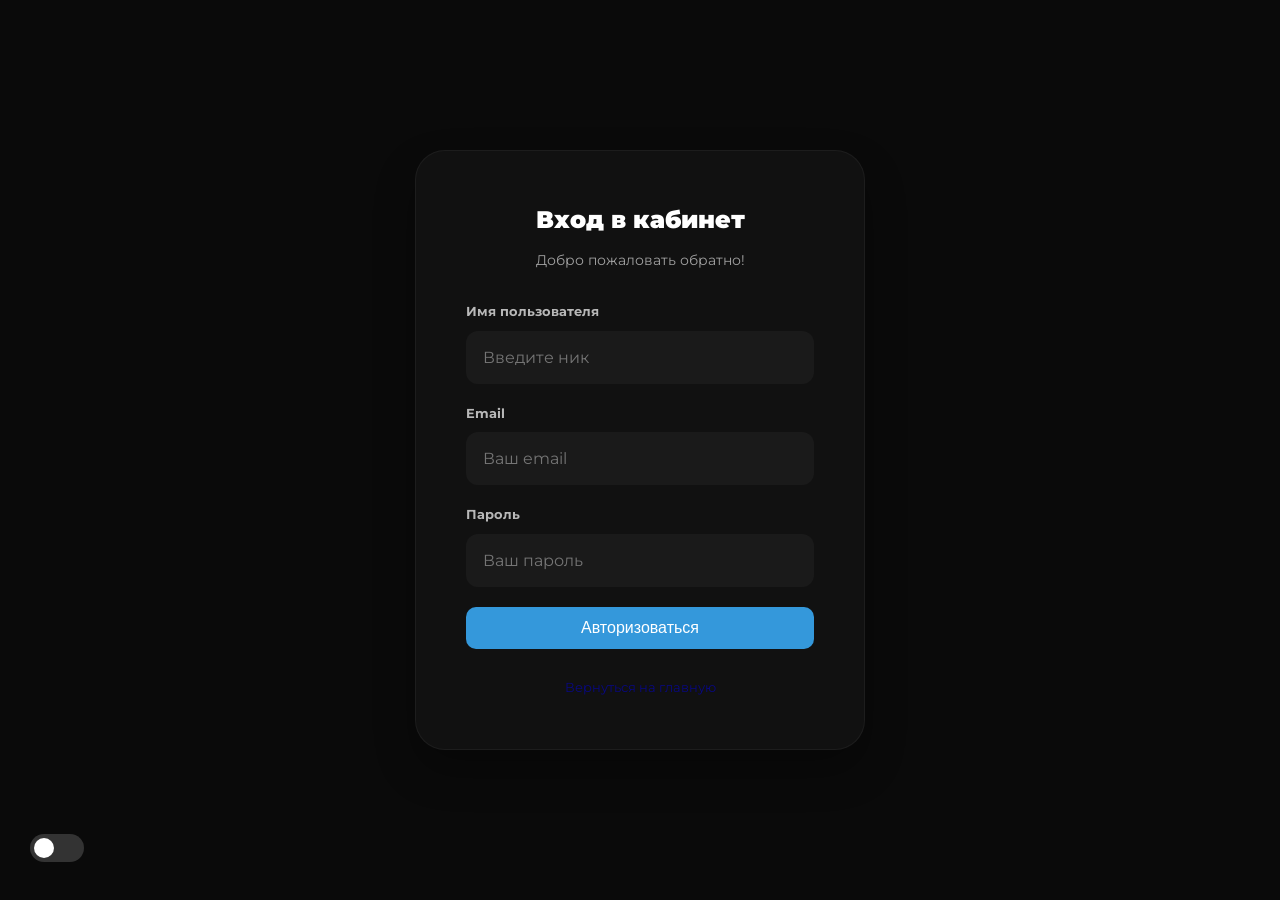
<file: login.html>
<!DOCTYPE html>
<html lang="ru">
<head>
    <meta charset="UTF-8">
    <title>GooseMC | Вход</title>
    <link rel="stylesheet" href="css/style.css">
     <link rel="icon" type="image/png" href="assets/img/logo.png" style="filter: invert(1);">
</head>
<body class="login-page">
    <div class="login-card reveal active">
        <h2 style="margin-bottom: 10px; font-weight: 900;">Вход в кабинет</h2>
        <p style="margin-bottom: 30px; font-size: 0.9rem; opacity: 0.6;">Добро пожаловать обратно!</p>
        <form id="loginForm">
            <div class="input-group">
                <label>Имя пользователя</label>
                <input type="text" id="username" placeholder="Введите ник" required>
            </div>
            <div class="input-group">
                <label>Email</label>
                <input type="email" id="email" placeholder="Ваш email" required>
            </div>
            <div class="input-group">
                <label>Пароль</label>
                <input type="password" id="password" placeholder="Ваш пароль" required>
            </div>
            <button type="submit" class="btn-cabinet" style="width: 100%; border: none; cursor: pointer; font-size: 1rem;">Авторизоваться</button>
        </form>
        <div style="margin-top: 25px; text-align: center;">
            <a href="index.html" style="font-size: 0.8rem; opacity: 0.5; text-decoration: none;">Вернуться на главную</a>
        </div>
    </div>
    
    <div id="cabinet" style="display: none;" class="cabinet-container">
        <!-- Navbar -->
        <nav class="navbar cabinet-navbar">
            <div class="container nav-content">
                <div class="logo">
                    <img src="assets/img/logo.png" alt="GooseMC Logo" class="nav-logo-img">
                    Goose<span>MC</span>
                </div>
                <div class="menu">
                    <a href="index.html">Главная</a>
                    <a href="#" class="active">Кабинет</a>
                    <a href="rules.html">Правила</a>
                    <a href="wiki.html">Вики</a>
                    <a href="shop.html">Магазин</a>
                </div>
                <div class="header-icons">
                    <span onclick="toggleTheme()" style="cursor: pointer; font-size: 1.3rem;">🌙</span>
                    <button class="btn-logout" onclick="logout()">Выход</button>
                </div>
            </div>
        </nav>

        <div class="cabinet-content">
            <!-- Левая панель профиля -->
            <aside class="cabinet-sidebar">
                <div class="profile-card">
                    <div class="avatar-container">
                        <img src="assets/img/default-avatar.png" alt="Avatar" class="avatar-large" id="playerAvatar">
                        <label class="avatar-upload">
                            <input type="file" id="avatarUpload" accept="image/*" style="display: none;">
                            <span class="upload-icon">📷</span>
                        </label>
                    </div>
                    <h2 id="playerNick" class="player-nick">Ник игрока</h2>
                    <div class="balance-card">
                        <span class="balance-label">Баланс</span>
                        <span class="balance-value" id="playerBalance">0 ₽</span>
                    </div>
                    <div class="player-stats">
                        <div class="stat">
                            <span class="stat-label">ID</span>
                            <span class="stat-value" id="playerId">-</span>
                        </div>
                        <div class="stat">
                            <span class="stat-label">Email</span>
                            <span class="stat-value" id="playerEmail">-</span>
                        </div>
                    </div>
                </div>

                <div class="video-section">
                    <h3> Инструкция</h3>
                    <div class="video-player">
                        <div class="play-icon">▶</div>
                    </div>
                </div>
            </aside>

            <!-- Основное содержимое -->
            <main class="cabinet-main">
                <!-- Вкладки -->
                <div class="tabs-desktop">
                    <button class="tab-btn active" onclick="switchTab('overview', this)">
                        <span class="tab-icon"></span> Обзор
                    </button>
                    <button class="tab-btn" onclick="switchTab('appearance', this)">
                        <span class="tab-icon"></span> Внешний вид
                    </button>
                    <button class="tab-btn" onclick="switchTab('settings', this)">
                        <span class="tab-icon"></span> Настройки
                    </button>
                </div>

                <!-- Содержимое вкладок -->
                <div class="tab-content-desktop">
                    <div id="overview" class="tab-pane active">
                        <h2>Обзор аккаунта</h2>
                        <div class="info-grid">
                            <div class="info-item">
                                <span class="info-label">ID аккаунта</span>
                                <span class="info-value" id="playerId2">-</span>
                            </div>
                            <div class="info-item">
                                <span class="info-label">Дата регистрации</span>
                                <span class="info-value" id="playerJoinDate">-</span>
                            </div>
                            <div class="info-item">
                                <span class="info-label">Email</span>
                                <span class="info-value" id="playerEmail2">-</span>
                            </div>
                            <div class="info-item">
                                <span class="info-label">Статус</span>
                                <span class="info-value status-online"> Онлайн</span>
                            </div>
                        </div>
                    </div>

                    <div id="appearance" class="tab-pane">
                        <h2>Внешний вид</h2>
                        <div class="appearance-section">
                            <div class="skin-upload">
                                <h3>Скин персонажа</h3>
                                <div class="upload-box">
                                    <input type="file" id="skinUpload" accept=".png" style="display: none;">
                                    <button class="btn-upload" onclick="document.getElementById('skinUpload').click()">
                                        <span></span> Загрузить скин
                                    </button>
                                    <p>Формат: .png (64x64 или 64x32)</p>
                                </div>
                            </div>
                            <div class="cape-upload">
                                <h3>Плащ</h3>
                                <div class="upload-box">
                                    <input type="file" id="capeUpload" accept=".png" style="display: none;">
                                    <button class="btn-upload" onclick="document.getElementById('capeUpload').click()">
                                        <span></span> Загрузить плащ
                                    </button>
                                    <p>Формат: .png (64x32)</p>
                                </div>
                            </div>
                        </div>
                    </div>

                    <div id="settings" class="tab-pane">
                        <h2>Настройки</h2>
                        <div class="settings-section">
                            <div class="setting-item">
                                <div class="setting-info">
                                    <h3>Пароль</h3>
                                    <p>Измените пароль вашего аккаунта</p>
                                </div>
                                <button class="btn-action">Изменить</button>
                            </div>
                            <div class="setting-item">
                                <div class="setting-info">
                                    <h3>Двухфакторная аутентификация</h3>
                                    <p>Усильте безопасность вашего аккаунта</p>
                                </div>
                                <button class="btn-action">Включить</button>
                            </div>
                            <div class="setting-item danger">
                                <div class="setting-info">
                                    <h3>Удалить аккаунт</h3>
                                    <p>Это действие необратимо</p>
                                </div>
                                <button class="btn-action danger">Удалить</button>
                            </div>
                        </div>
                    </div>
                </div>
            </main>
        </div>
    </div>
    
    <div class="theme-switch-wrapper">
        <label class="theme-switch">
            <input type="checkbox" id="checkbox" onclick="toggleTheme()" />
            <div class="slider"></div>
        </label>
    </div>
    <script src="js/main.js"></script>
</body>
</html>
</file>
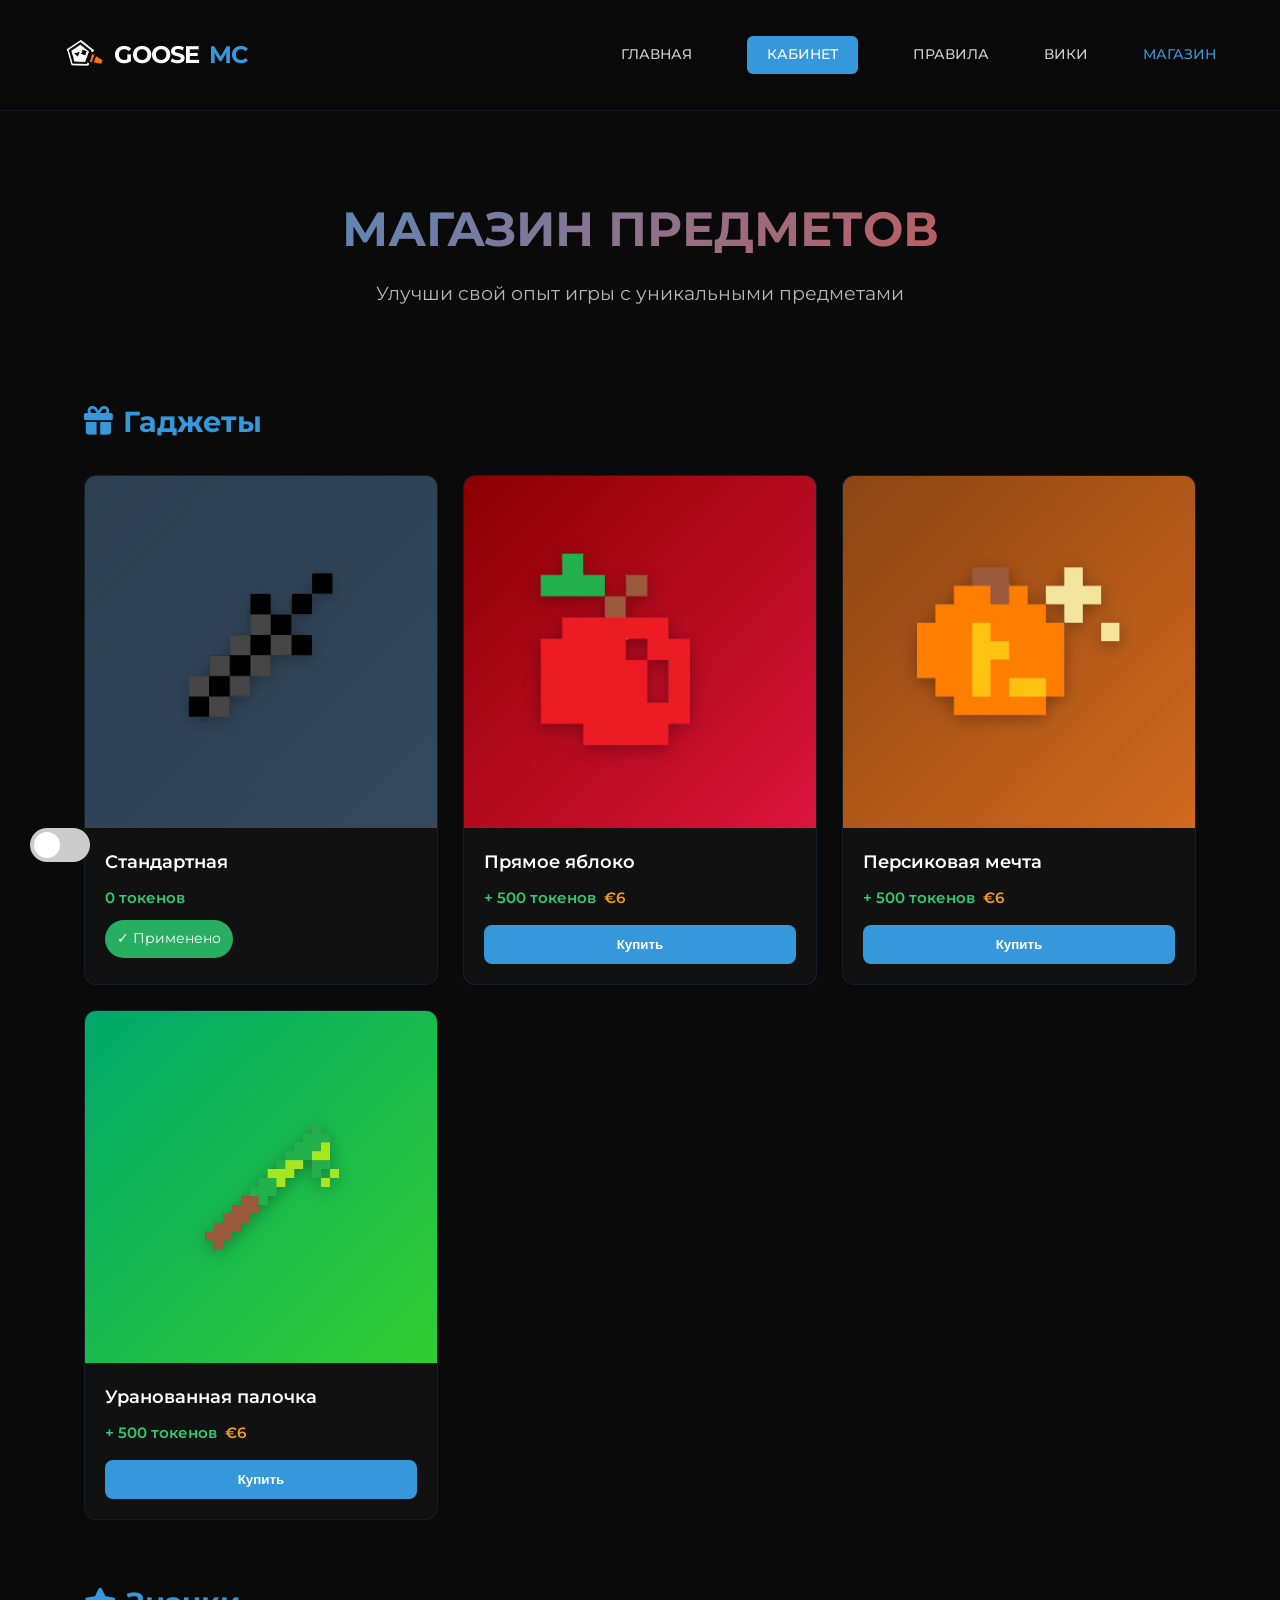
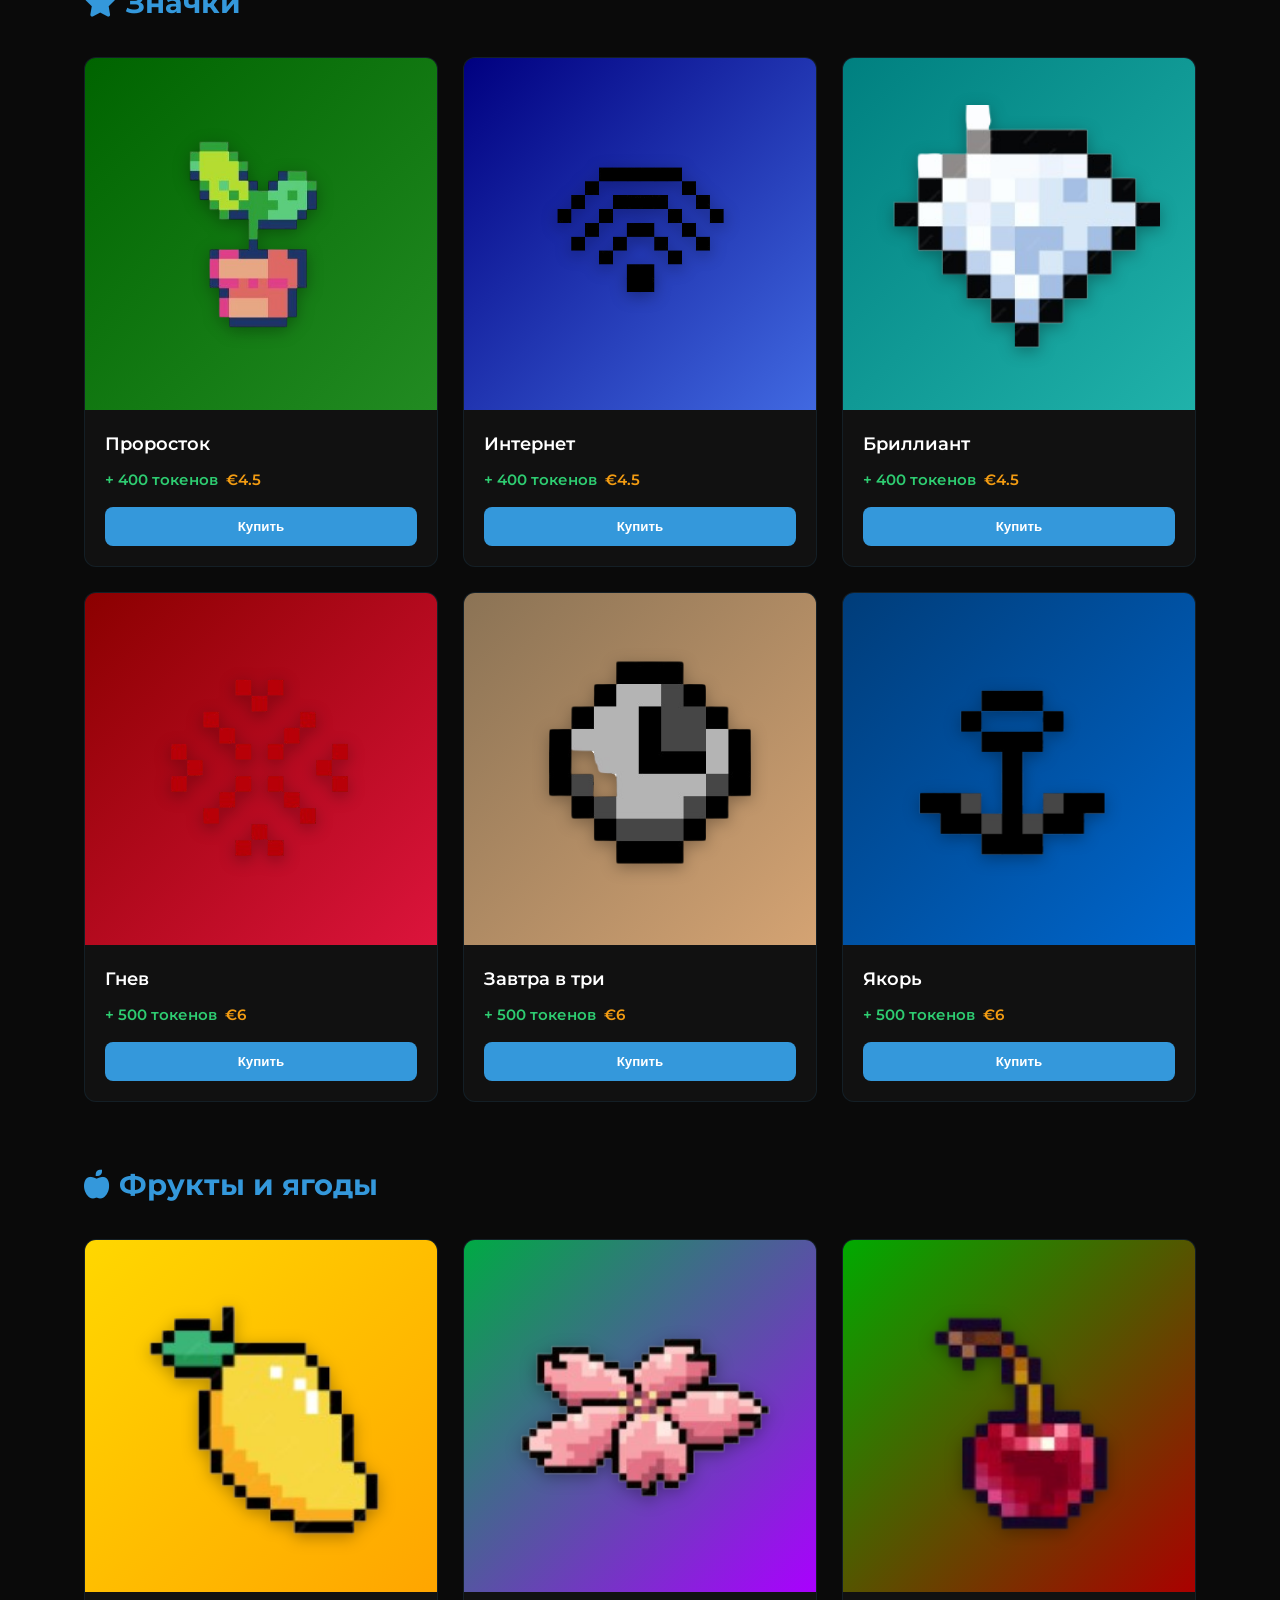
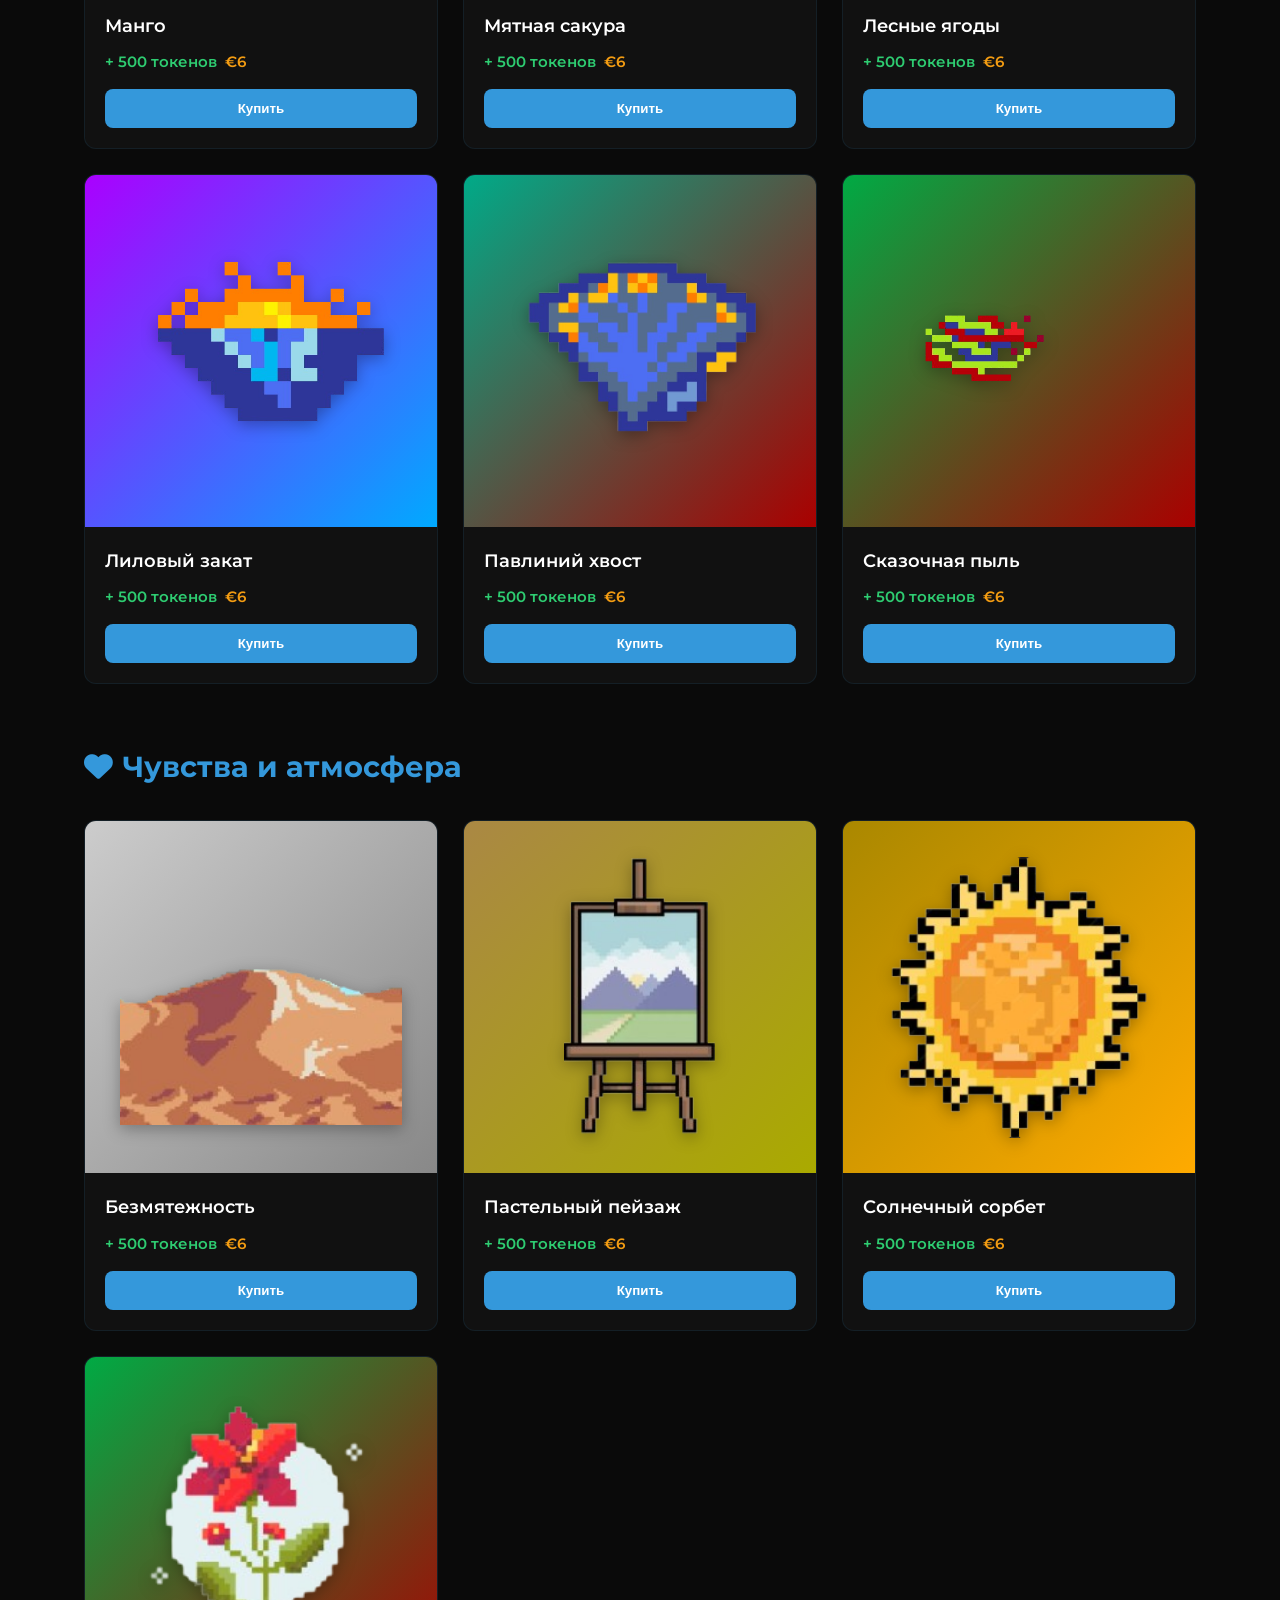
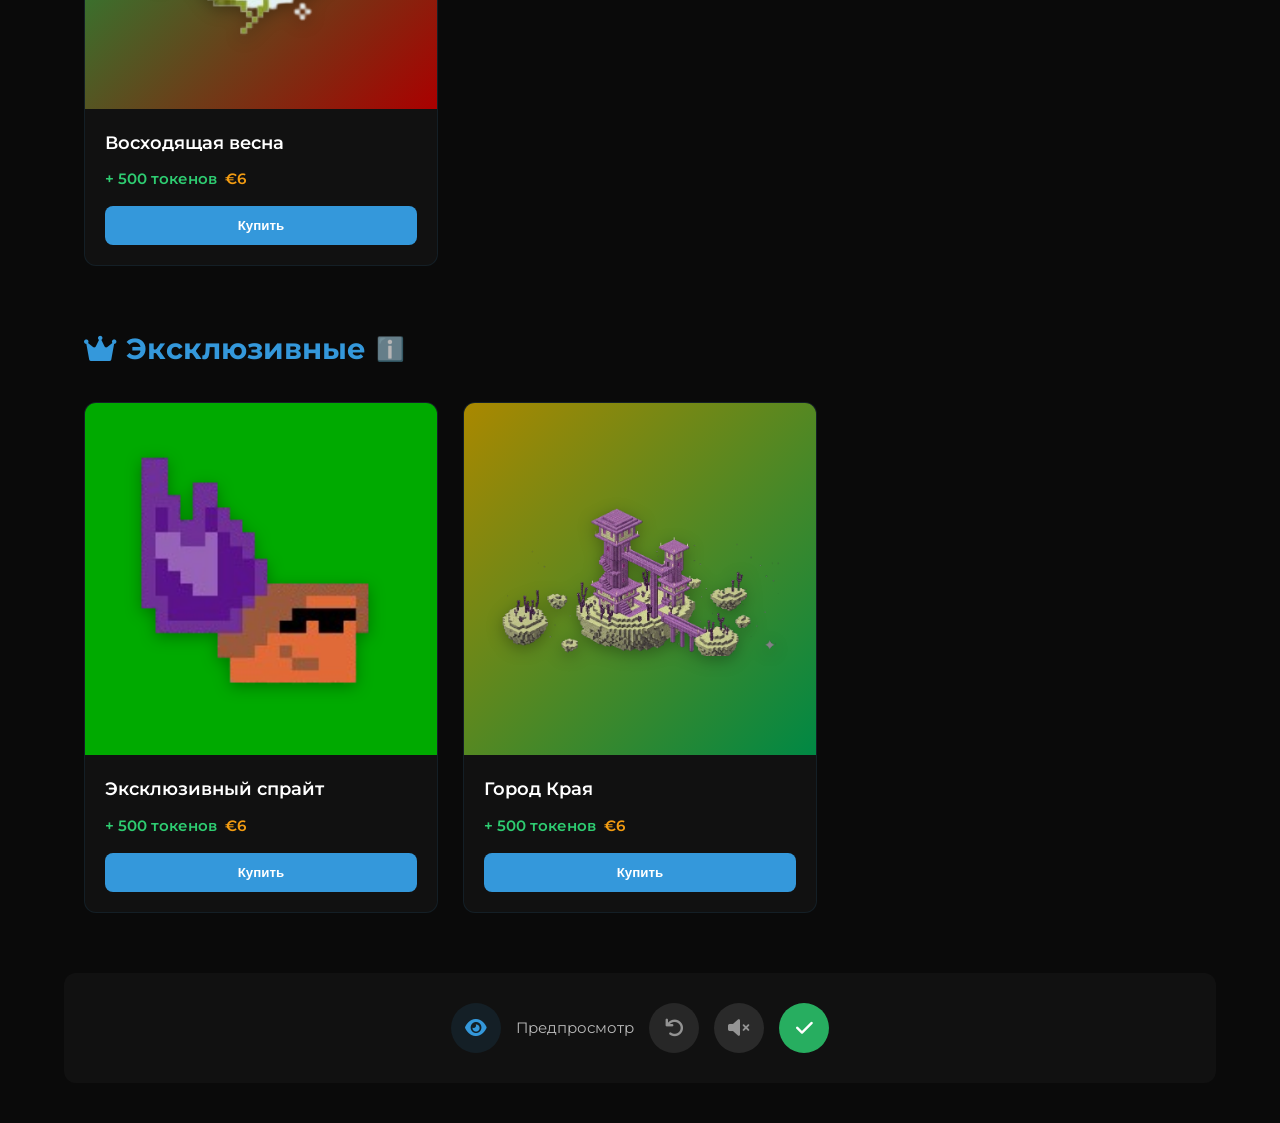
<file: shop.html>
<!DOCTYPE html>
<html lang="ru">
<head>
    <meta charset="UTF-8">
    <meta name="viewport" content="width=device-width, initial-scale=1.0">
    <title>GooseMC | Магазин</title>
    <link rel="stylesheet" href="https://cdnjs.cloudflare.com/ajax/libs/font-awesome/6.0.0/css/all.min.css">
    <link rel="stylesheet" href="css/style.css">
  <link rel="icon" type="image/png" href="assets/img/logo.png" style="filter: invert(1);">
    <style>
        .shop-page {
            min-height: 100vh;
            padding: 40px 0;
        }

        .shop-header {
            text-align: center;
            margin-bottom: 50px;
            padding: 40px 0;
        }

        .shop-header h1 {
            font-size: 3em;
            margin-bottom: 10px;
            background: linear-gradient(135deg, var(--accent), #e74c3c);
            -webkit-background-clip: text;
            -webkit-text-fill-color: transparent;
            background-clip: text;
        }

        .shop-header p {
            font-size: 1.2em;
            color: rgba(255, 255, 255, 0.7);
        }

        .shop-container {
            max-width: 1400px;
            margin: 0 auto;
            padding: 0 20px;
        }

        .shop-section {
            margin-bottom: 60px;
        }

        .section-title {
            font-size: 1.8em;
            margin-bottom: 30px;
            color: var(--accent);
            display: flex;
            align-items: center;
            gap: 10px;
        }

        .section-title .info-icon {
            font-size: 0.8em;
            opacity: 0.7;
            cursor: help;
        }

        .shop-grid {
            display: grid;
            grid-template-columns: repeat(auto-fill, minmax(280px, 1fr));
            gap: 25px;
            margin-bottom: 40px;
        }

        .shop-item {
            background: var(--card-bg);
            border-radius: 12px;
            overflow: hidden;
            cursor: pointer;
            transition: transform 0.3s ease, box-shadow 0.3s ease;
            border: 1px solid rgba(52, 152, 219, 0.1);
        }

        .shop-item:hover {
            transform: translateY(-8px);
            box-shadow: 0 12px 30px rgba(52, 152, 219, 0.2);
        }

        .item-image {
            width: 100%;
            aspect-ratio: 1;
            background: linear-gradient(135deg, #667eea 0%, #764ba2 100%);
            display: flex;
            align-items: center;
            justify-content: center;
            position: relative;
            overflow: hidden;
        }

        .item-image img {
            width: 80%;
            height: 80%;
            object-fit: contain;
            filter: drop-shadow(0 4px 8px rgba(0, 0, 0, 0.3));
        }

        .item-badge {
            position: absolute;
            top: 10px;
            right: 10px;
            background: rgba(0, 0, 0, 0.6);
            padding: 6px 12px;
            border-radius: 20px;
            font-size: 0.8em;
            font-weight: 600;
        }

        .item-content {
            padding: 20px;
        }

        .item-name {
            font-size: 1.1em;
            font-weight: 600;
            margin-bottom: 10px;
            color: var(--text);
        }

        .item-price {
            display: flex;
            align-items: center;
            gap: 8px;
            color: var(--accent);
            font-weight: 600;
            font-size: 0.95em;
        }

        .item-price .tokens {
            color: #2ecc71;
        }

        .item-price .currency {
            color: #f39c12;
        }

        .buy-btn {
            width: 100%;
            padding: 12px;
            background: var(--accent);
            color: white;
            border: none;
            border-radius: 8px;
            cursor: pointer;
            font-weight: 600;
            margin-top: 15px;
            transition: all 0.3s ease;
        }

        .buy-btn:hover {
            background: #2980b9;
            transform: scale(1.02);
        }

        .apply-btn {
            width: 100%;
            padding: 12px;
            background: #27ae60;
            color: white;
            border: none;
            border-radius: 8px;
            cursor: pointer;
            font-weight: 600;
            margin-top: 15px;
            transition: all 0.3s ease;
        }

        .apply-btn:hover {
            background: #229954;
        }

        .used-badge {
            display: inline-block;
            background: #27ae60;
            color: white;
            padding: 8px 12px;
            border-radius: 20px;
            font-size: 0.85em;
            margin-top: 10px;
        }

        .bottom-controls {
            display: flex;
            gap: 15px;
            justify-content: center;
            align-items: center;
            margin-top: 40px;
            padding: 30px;
            background: var(--card-bg);
            border-radius: 12px;
        }

        .control-btn {
            width: 50px;
            height: 50px;
            border-radius: 50%;
            border: none;
            cursor: pointer;
            font-size: 1.2em;
            display: flex;
            align-items: center;
            justify-content: center;
            transition: all 0.3s ease;
        }

        .control-btn.preview {
            background: rgba(52, 152, 219, 0.1);
            color: var(--accent);
        }

        .control-btn.preview:hover {
            background: var(--accent);
            color: white;
        }

        .control-btn.mute {
            background: rgba(100, 100, 100, 0.3);
            color: rgba(255, 255, 255, 0.5);
        }

        .control-btn.cancel {
            background: rgba(230, 230, 230, 0.1);
            color: rgba(255, 255, 255, 0.5);
        }

        .control-btn.confirm {
            background: #27ae60;
            color: white;
        }

        .control-btn.confirm:hover {
            background: #229954;
        }

        .preview-label {
            color: rgba(255, 255, 255, 0.7);
            font-size: 0.95em;
            white-space: nowrap;
        }

        .theme-switch-wrapper {
            position: fixed;
            bottom: 30px;
            right: 30px;
            z-index: 100;
        }

        .theme-switch {
            display: inline-block;
            height: 34px;
            position: relative;
            width: 60px;
        }

        .theme-switch input {
            display: none;
        }

        .slider {
            background-color: #ccc;
            bottom: 0;
            cursor: pointer;
            left: 0;
            position: absolute;
            right: 0;
            top: 0;
            transition: .4s;
            border-radius: 34px;
        }

        .slider:before {
            background-color: #fff;
            bottom: 4px;
            content: "";
            height: 26px;
            left: 4px;
            position: absolute;
            transition: .4s;
            width: 26px;
            border-radius: 50%;
        }

        input:checked+.slider {
            background-color: var(--accent);
        }

        input:checked+.slider:before {
            transform: translateX(26px);
        }

        .navbar {
            position: sticky;
            top: 0;
            z-index: 1000;
            background: var(--nav-bg);
            backdrop-filter: blur(10px);
            border-bottom: 1px solid rgba(52, 152, 219, 0.1);
        }

        .nav-content {
            display: flex;
            justify-content: space-between;
            align-items: center;
            padding: 15px 0;
        }

        .logo {
            display: flex;
            align-items: center;
            gap: 10px;
            font-size: 1.5em;
            font-weight: 700;
            color: var(--text);
        }

        .nav-logo-img {
            width: 40px;
            height: 40px;
        }

        .logo span {
            color: var(--accent);
        }

        .menu {
            display: flex;
            gap: 30px;
            align-items: center;
        }

        .menu a {
            color: var(--text);
            text-decoration: none;
            transition: color 0.3s ease;
            font-weight: 500;
        }

        .menu a:hover,
        .menu a.active {
            color: var(--accent);
        }

        .btn-cabinet {
            background: var(--accent);
            padding: 8px 20px;
            border-radius: 6px;
            color: white !important;
        }

        .btn-cabinet:hover {
            background: #2980b9;
        }

        @media (max-width: 768px) {
            .shop-header h1 {
                font-size: 2em;
            }

            .shop-grid {
                grid-template-columns: repeat(auto-fill, minmax(200px, 1fr));
                gap: 15px;
            }

            .menu {
                flex-direction: column;
                gap: 10px;
                font-size: 0.9em;
            }

            .bottom-controls {
                flex-wrap: wrap;
            }
        }
    </style>
</head>
<body>
    <nav class="navbar">
        <div class="container nav-content">
            <div class="logo">
                <img src="assets/img/logo.png" alt="GooseMC Logo" class="nav-logo-img">
                Goose<span>MC</span>
            </div>
            <div class="menu">
                <a href="index.html">Главная</a>
                <a href="login.html" class="btn-cabinet">Кабинет</a>
                <a href="rules.html">Правила</a>
                <a href="wiki.html">Вики</a>
                <a href="shop.html" class="active">Магазин</a>
            </div>
        </div>
    </nav>

    <div class="shop-page">
        <div class="container">
            <div class="shop-header">
                <h1>МАГАЗИН ПРЕДМЕТОВ</h1>
                <p>Улучши свой опыт игры с уникальными предметами</p>
            </div>

            <div class="shop-container">
                <!-- ГАДЖЕТЫ -->
                <div class="shop-section">
                    <h2 class="section-title">
                        <i class="fas fa-gift"></i> Гаджеты
                    </h2>
                    <div class="shop-grid">
                        <div class="shop-item">
                            <div class="item-image" style="background: linear-gradient(135deg, #2c3e50 0%, #34495e 100%);">
                                <img src="assets/icons/standard-gadget.png" alt="Стандартная">
                            </div>
                            <div class="item-content">
                                <div class="item-name">Стандартная</div>
                                <div class="item-price">
                                    <span class="tokens">0 токенов</span>
                                </div>
                                <div class="used-badge">✓ Применено</div>
                            </div>
                        </div>

                        <div class="shop-item">
                            <div class="item-image" style="background: linear-gradient(135deg, #8b0000 0%, #dc143c 100%);">
                                <img src="assets/icons/direct-apple.png" alt="Прямое яблоко">
                            </div>
                            <div class="item-content">
                                <div class="item-name">Прямое яблоко</div>
                                <div class="item-price">
                                    <span class="tokens">+ 500 токенов</span>
                                    <span class="currency">€6</span>
                                </div>
                                <button class="buy-btn">Купить</button>
                            </div>
                        </div>

                        <div class="shop-item">
                            <div class="item-image" style="background: linear-gradient(135deg, #8b4513 0%, #d2691e 100%);">
                                <img src="assets/icons/peach-dream.png" alt="Персиковая мечта">
                            </div>
                            <div class="item-content">
                                <div class="item-name">Персиковая мечта</div>
                                <div class="item-price">
                                    <span class="tokens">+ 500 токенов</span>
                                    <span class="currency">€6</span>
                                </div>
                                <button class="buy-btn">Купить</button>
                            </div>
                        </div>

                        <div class="shop-item">
                            <div class="item-image" style="background: linear-gradient(135deg, #00a86b 0%, #32cd32 100%);">
                                <img src="assets/icons/uranium-stick.png" alt="Уранованная палочка">
                            </div>
                            <div class="item-content">
                                <div class="item-name">Уранованная палочка</div>
                                <div class="item-price">
                                    <span class="tokens">+ 500 токенов</span>
                                    <span class="currency">€6</span>
                                </div>
                                <button class="buy-btn">Купить</button>
                            </div>
                        </div>
                    </div>
                </div>

                <!-- ЗНАЧКИ -->
                <div class="shop-section">
                    <h2 class="section-title">
                        <i class="fas fa-star"></i> Значки
                    </h2>
                    <div class="shop-grid">
                        <div class="shop-item">
                            <div class="item-image" style="background: linear-gradient(135deg, #006400 0%, #228b22 100%);">
                                <img src="assets/icons/sprout.png" alt="Проросток">
                            </div>
                            <div class="item-content">
                                <div class="item-name">Проросток</div>
                                <div class="item-price">
                                    <span class="tokens">+ 400 токенов</span>
                                    <span class="currency">€4.5</span>
                                </div>
                                <button class="buy-btn">Купить</button>
                            </div>
                        </div>

                        <div class="shop-item">
                            <div class="item-image" style="background: linear-gradient(135deg, #000080 0%, #4169e1 100%);">
                                <img src="assets/icons/internet.png" alt="Интернет">
                            </div>
                            <div class="item-content">
                                <div class="item-name">Интернет</div>
                                <div class="item-price">
                                    <span class="tokens">+ 400 токенов</span>
                                    <span class="currency">€4.5</span>
                                </div>
                                <button class="buy-btn">Купить</button>
                            </div>
                        </div>

                        <div class="shop-item">
                            <div class="item-image" style="background: linear-gradient(135deg, #008080 0%, #20b2aa 100%);">
                                <img src="assets/icons/diamond.png" alt="Бриллиант">
                            </div>
                            <div class="item-content">
                                <div class="item-name">Бриллиант</div>
                                <div class="item-price">
                                    <span class="tokens">+ 400 токенов</span>
                                    <span class="currency">€4.5</span>
                                </div>
                                <button class="buy-btn">Купить</button>
                            </div>
                        </div>

                        <div class="shop-item">
                            <div class="item-image" style="background: linear-gradient(135deg, #8b0000 0%, #dc143c 100%);">
                                <img src="assets/icons/wrath.png" alt="Гнев">
                            </div>
                            <div class="item-content">
                                <div class="item-name">Гнев</div>
                                <div class="item-price">
                                    <span class="tokens">+ 500 токенов</span>
                                    <span class="currency">€6</span>
                                </div>
                                <button class="buy-btn">Купить</button>
                            </div>
                        </div>

                        <div class="shop-item">
                            <div class="item-image" style="background: linear-gradient(135deg, #8b7355 0%, #d4a373 100%);">
                                <img src="assets/icons/tomorrow-three.png" alt="Завтра в три">
                            </div>
                            <div class="item-content">
                                <div class="item-name">Завтра в три</div>
                                <div class="item-price">
                                    <span class="tokens">+ 500 токенов</span>
                                    <span class="currency">€6</span>
                                </div>
                                <button class="buy-btn">Купить</button>
                            </div>
                        </div>

                        <div class="shop-item">
                            <div class="item-image" style="background: linear-gradient(135deg, #003d7a 0%, #0066cc 100%);">
                                <img src="assets/icons/anchor.png" alt="Якорь">
                            </div>
                            <div class="item-content">
                                <div class="item-name">Якорь</div>
                                <div class="item-price">
                                    <span class="tokens">+ 500 токенов</span>
                                    <span class="currency">€6</span>
                                </div>
                                <button class="buy-btn">Купить</button>
                            </div>
                        </div>
                    </div>
                </div>

                <!-- ФРУКТЫ И ЯГОДЫ -->
                <div class="shop-section">
                    <h2 class="section-title">
                        <i class="fas fa-apple-alt"></i> Фрукты и ягоды
                    </h2>
                    <div class="shop-grid">
                        <div class="shop-item">
                            <div class="item-image" style="background: linear-gradient(135deg, #ffd700 0%, #ffa500 100%);">
                                <img src="assets/icons/mango.png" alt="Манго">
                            </div>
                            <div class="item-content">
                                <div class="item-name">Манго</div>
                                <div class="item-price">
                                    <span class="tokens">+ 500 токенов</span>
                                    <span class="currency">€6</span>
                                </div>
                                <button class="buy-btn">Купить</button>
                            </div>
                        </div>

                        <div class="shop-item">
                            <div class="item-image" style="background: linear-gradient(135deg, #00aa44 0%, #aa00ff 100%);">
                                <img src="assets/icons/mint-sakura.png" alt="Мятная сакура">
                            </div>
                            <div class="item-content">
                                <div class="item-name">Мятная сакура</div>
                                <div class="item-price">
                                    <span class="tokens">+ 500 токенов</span>
                                    <span class="currency">€6</span>
                                </div>
                                <button class="buy-btn">Купить</button>
                            </div>
                        </div>

                        <div class="shop-item">
                            <div class="item-image" style="background: linear-gradient(135deg, #00aa00 0%, #aa0000 100%);">
                                <img src="assets/icons/forest-berries.png" alt="Лесные ягоды">
                            </div>
                            <div class="item-content">
                                <div class="item-name">Лесные ягоды</div>
                                <div class="item-price">
                                    <span class="tokens">+ 500 токенов</span>
                                    <span class="currency">€6</span>
                                </div>
                                <button class="buy-btn">Купить</button>
                            </div>
                        </div>

                        <div class="shop-item">
                            <div class="item-image" style="background: linear-gradient(135deg, #aa00ff 0%, #00aaff 100%);">
                                <img src="assets/icons/purple-sunset.png" alt="Лиловый закат">
                            </div>
                            <div class="item-content">
                                <div class="item-name">Лиловый закат</div>
                                <div class="item-price">
                                    <span class="tokens">+ 500 токенов</span>
                                    <span class="currency">€6</span>
                                </div>
                                <button class="buy-btn">Купить</button>
                            </div>
                        </div>

                        <div class="shop-item">
                            <div class="item-image" style="background: linear-gradient(135deg, #00aa88 0%, #aa0000 100%);">
                                <img src="assets/icons/peacock-tail.png" alt="Павлиний хвост">
                            </div>
                            <div class="item-content">
                                <div class="item-name">Павлиний хвост</div>
                                <div class="item-price">
                                    <span class="tokens">+ 500 токенов</span>
                                    <span class="currency">€6</span>
                                </div>
                                <button class="buy-btn">Купить</button>
                            </div>
                        </div>

                        <div class="shop-item">
                            <div class="item-image" style="background: linear-gradient(135deg, #00aa44 0%, #aa0000 100%);">
                                <img src="assets/icons/magical-dust.png" alt="Сказочная пыль">
                            </div>
                            <div class="item-content">
                                <div class="item-name">Сказочная пыль</div>
                                <div class="item-price">
                                    <span class="tokens">+ 500 токенов</span>
                                    <span class="currency">€6</span>
                                </div>
                                <button class="buy-btn">Купить</button>
                            </div>
                        </div>
                    </div>
                </div>

                <!-- ЧУВСТВА -->
                <div class="shop-section">
                    <h2 class="section-title">
                        <i class="fas fa-heart"></i> Чувства и атмосфера
                    </h2>
                    <div class="shop-grid">
                        <div class="shop-item">
                            <div class="item-image" style="background: linear-gradient(135deg, #cccccc 0%, #888888 100%);">
                                <img src="assets/icons/serenity.png" alt="Безмятежность">
                            </div>
                            <div class="item-content">
                                <div class="item-name">Безмятежность</div>
                                <div class="item-price">
                                    <span class="tokens">+ 500 токенов</span>
                                    <span class="currency">€6</span>
                                </div>
                                <button class="buy-btn">Купить</button>
                            </div>
                        </div>

                        <div class="shop-item">
                            <div class="item-image" style="background: linear-gradient(135deg, #aa8844 0%, #aaaa00 100%);">
                                <img src="assets/icons/pastel-landscape.png" alt="Пастельный пейзаж">
                            </div>
                            <div class="item-content">
                                <div class="item-name">Пастельный пейзаж</div>
                                <div class="item-price">
                                    <span class="tokens">+ 500 токенов</span>
                                    <span class="currency">€6</span>
                                </div>
                                <button class="buy-btn">Купить</button>
                            </div>
                        </div>

                        <div class="shop-item">
                            <div class="item-image" style="background: linear-gradient(135deg, #aa8800 0%, #ffaa00 100%);">
                                <img src="assets/icons/sunny-sorbet.png" alt="Солнечный сорбет">
                            </div>
                            <div class="item-content">
                                <div class="item-name">Солнечный сорбет</div>
                                <div class="item-price">
                                    <span class="tokens">+ 500 токенов</span>
                                    <span class="currency">€6</span>
                                </div>
                                <button class="buy-btn">Купить</button>
                            </div>
                        </div>

                        <div class="shop-item">
                            <div class="item-image" style="background: linear-gradient(135deg, #00aa44 0%, #aa0000 100%);">
                                <img src="assets/icons/rising-spring.png" alt="Восходящая весна">
                            </div>
                            <div class="item-content">
                                <div class="item-name">Восходящая весна</div>
                                <div class="item-price">
                                    <span class="tokens">+ 500 токенов</span>
                                    <span class="currency">€6</span>
                                </div>
                                <button class="buy-btn">Купить</button>
                            </div>
                        </div>
                    </div>
                </div>

                <!-- ЭКСКЛЮЗИВНЫЕ -->
                <div class="shop-section">
                    <h2 class="section-title">
                        <i class="fas fa-crown"></i> Эксклюзивные
                        <span class="info-icon" title="Ограниченное предложение">ℹ️</span>
                    </h2>
                    <div class="shop-grid">
                        <div class="shop-item">
                            <div class="item-image" style="background: linear-gradient(135deg, #00aa00 0%, #00aa00 100%);">
                                <img src="assets/icons/exclusive-sprite.png" alt="Эксклюзивный спрайт">
                            </div>
                            <div class="item-content">
                                <div class="item-name">Эксклюзивный спрайт</div>
                                <div class="item-price">
                                    <span class="tokens">+ 500 токенов</span>
                                    <span class="currency">€6</span>
                                </div>
                                <button class="buy-btn">Купить</button>
                            </div>
                        </div>

                        <div class="shop-item">
                            <div class="item-image" style="background: linear-gradient(135deg, #aa8800 0%, #008844 100%);">
                                <img src="assets/icons/edge-city.png" alt="Город Края">
                            </div>
                            <div class="item-content">
                                <div class="item-name">Город Края</div>
                                <div class="item-price">
                                    <span class="tokens">+ 500 токенов</span>
                                    <span class="currency">€6</span>
                                </div>
                                <button class="buy-btn">Купить</button>
                            </div>
                        </div>
                    </div>
                </div>
            </div>

            <div class="bottom-controls">
                <button class="control-btn preview" title="Предпросмотр">
                    <i class="fas fa-eye"></i>
                </button>
                <span class="preview-label">Предпросмотр</span>
                <button class="control-btn cancel" title="Назад">
                    <i class="fas fa-undo"></i>
                </button>
                <button class="control-btn mute" title="Звук отключен">
                    <i class="fas fa-volume-mute"></i>
                </button>
                <button class="control-btn confirm" title="Подтвердить">
                    <i class="fas fa-check"></i>
                </button>
            </div>
        </div>
    </div>

    <div class="theme-switch-wrapper">
        <label class="theme-switch">
            <input type="checkbox" id="checkbox" onclick="toggleTheme()" />
            <div class="slider"></div>
        </label>
    </div>

    <script src="js/main.js"></script>
</body>
</html>
</file>
<file: css/style.css>
/* =========================================
   ОСНОВНЫЕ НАСТРОЙКИ И ПЕРЕМЕННЫЕ
   ========================================= */
@import url('https://fonts.googleapis.com/css2?family=Montserrat:wght@400;600;700;900&display=swap');

:root {
    --bg: #0a0a0a;
    --card-bg: #111111;
    --text: #ffffff;
    --accent: #3498db;
    --input-bg: #1a1a1a;
    --nav-bg: rgba(10, 10, 10, 0.85);
    --transition: 0.3s cubic-bezier(0.4, 0, 0.2, 1);
}

/* Светлая тема */
body.light-theme {
    --bg: #f8f9fa;
    --card-bg: #ffffff;
    --text: #1a1a1b;
    --accent: #2980b9;
    --input-bg: #f0f2f5;
    --nav-bg: rgba(248, 249, 250, 0.85);
}

* {
    margin: 0;
    padding: 0;
    box-sizing: border-box;
    transition: var(--transition);
}

body {
    font-family: 'Montserrat', sans-serif;
    background-color: var(--bg);
    color: var(--text);
    line-height: 1.6;
    overflow-x: hidden;
}

.container {
    width: 90%;
    max-width: 1200px;
    margin: 0 auto;
}

/* =========================================
   ШАПКА (NAVBAR)
   ========================================= */
.navbar {
    position: fixed;
    width: 100%;
    top: 0;
    z-index: 1000;
    background: var(--nav-bg);
    backdrop-filter: blur(15px);
    padding: 20px 0;
    border-bottom: 1px solid rgba(255, 255, 255, 0.05);
}

.nav-content {
    display: flex;
    justify-content: space-between;
    align-items: center;
}

.logo {
    font-weight: 900;
    font-size: 1.6rem;
    letter-spacing: -1px;
    text-transform: uppercase;
}

.logo span {
    color: var(--accent);
}

.menu a {
    margin-left: 25px;
    text-decoration: none;
    color: var(--text);
    font-weight: 700;
    font-size: 0.85rem;
    text-transform: uppercase;
    opacity: 0.8;
}

.menu a:hover, .menu a.active {
    opacity: 1;
    color: var(--accent);
}

.btn-cabinet {
    background: var(--accent) !important;
    padding: 12px 24px;
    border-radius: 10px;
    color: #fff !important;
    opacity: 1 !important;
}

/* =========================================
   ГЛАВНЫЙ ЭКРАН (HERO)
   ========================================= */
.hero {
    height: 100vh;
    display: flex;
    align-items: center;
    justify-content: center;
    text-align: center;
    background: linear-gradient(rgba(0,0,0,0.6), var(--bg)), 
                url('../assets/img/hero-bg.jpg') center/cover no-repeat;
}

.hero-badge {
    display: inline-block;
    padding: 6px 15px;
    background: var(--accent);
    border-radius: 5px;
    font-weight: 800;
    font-size: 0.7rem;
    margin-bottom: 15px;
    color: #fff;
}

.hero h1 {
    font-size: clamp(2.5rem, 8vw, 5rem);
    font-weight: 900;
    line-height: 1.1;
    margin-bottom: 20px;
}

.ip-box {
    background: var(--card-bg);
    padding: 18px 40px;
    border-radius: 15px;
    border: 2px solid var(--accent);
    cursor: pointer;
    font-weight: 900;
    font-family: monospace;
    font-size: 1.4rem;
    display: inline-block;
}

.ip-box:hover {
    transform: scale(1.05);
    box-shadow: 0 0 20px rgba(52, 152, 219, 0.3);
}

/* =========================================
   ИНФО-БЛОКИ И СОЦСЕТИ
   ========================================= */
.info-section { padding: 120px 0; }
.info-grid { display: grid; grid-template-columns: repeat(auto-fit, minmax(300px, 1fr)); gap: 50px; align-items: center; }

.price-card {
    margin-top: 30px;
    padding: 20px;
    background: var(--card-bg);
    border-radius: 15px;
    display: inline-block;
    border-left: 4px solid var(--accent);
}

.price-card .label { display: block; font-size: 0.8rem; opacity: 0.6; }
.price-card .price { font-size: 2.5rem; font-weight: 900; color: var(--accent); }

.social-section { padding: 100px 0; text-align: center; background: var(--card-bg); }
.social-links { display: grid; grid-template-columns: repeat(auto-fit, minmax(200px, 1fr)); gap: 20px; margin-top: 40px; }

.soc-card {
    padding: 40px;
    background: var(--bg);
    border-radius: 20px;
    text-decoration: none;
    color: var(--text);
    font-weight: 800;
    border: 1px solid rgba(255,255,255,0.05);
    display: flex;
    flex-direction: column;
    align-items: center;
    gap: 15px;
}

.soc-card:hover {
    transform: translateY(-10px);
    border-color: var(--accent);
    color: var(--accent);
}

.soc-icon {
    font-size: 3rem;
    opacity: 0.8;
}

/* =========================================
   СТРАНИЦА ВХОДА (LOGIN)
   ========================================= */
.login-page {
    height: 100vh;
    display: flex;
    align-items: center;
    justify-content: center;
    background: var(--bg);
}

.login-card {
    background: var(--card-bg);
    padding: 50px;
    border-radius: 30px;
    width: 100%;
    max-width: 450px;
    border: 1px solid rgba(255,255,255,0.05);
    text-align: center;
    box-shadow: 0 20px 40px rgba(0,0,0,0.3);
}

.input-group {
    margin-bottom: 20px;
    text-align: left;
}

.input-group label {
    display: block;
    font-size: 0.8rem;
    margin-bottom: 8px;
    font-weight: 700;
    opacity: 0.7;
}

.input-group input {
    width: 100%;
    padding: 15px;
    background: var(--input-bg);
    border: 2px solid transparent;
    border-radius: 12px;
    color: var(--text);
    outline: none;
    font-family: inherit;
    font-size: 1rem;
}

.input-group input:focus {
    border-color: var(--accent);
    background: var(--bg);
}

/* =========================================
   ПЕРЕКЛЮЧАТЕЛЬ ТЕМЫ (TOGGLE)
   ========================================= */
.theme-switch-wrapper {
    position: fixed;
    bottom: 30px;
    left: 30px;
    z-index: 1000;
}

.theme-switch {
    display: inline-block;
    height: 28px;
    position: relative;
    width: 54px;
}

.theme-switch input { display:none; }

.slider {
    background-color: #333;
    bottom: 0; cursor: pointer;
    left: 0; position: absolute;
    right: 0; top: 0;
    border-radius: 34px;
}

.slider:before {
    background-color: #fff;
    bottom: 4px; content: "";
    height: 20px; left: 4px;
    position: absolute;
    width: 20px; border-radius: 50%;
}

input:checked + .slider { background-color: var(--accent); }
input:checked + .slider:before { transform: translateX(26px); }

/* =========================================
   АНИМАЦИИ
   ========================================= */
.reveal {
    opacity: 0;
    transform: translateY(40px);
}

.reveal.active {
    opacity: 1;
    transform: translateY(0);
}
/* Стиль для картинки-логотипа в навигации */
.logo {
    display: flex;
    align-items: center;
    gap: 10px;
}

.nav-logo-img {
    height: 40px; /* Регулируй размер гуся здесь */
    width: auto;
    border-radius: 50%; /* Сделает картинку круглой как на фото */
    object-fit: cover;
}

/* =========================================
   ПРАВИЛА И ВИКИ СЕТКА
   ========================================= */
.rules-grid {
    display: grid;
    grid-template-columns: repeat(auto-fit, minmax(300px, 1fr));
    gap: 30px;
}

.rule-item {
    background: var(--card-bg);
    padding: 35px;
    border-radius: 15px;
    border: 1px solid rgba(255, 255, 255, 0.05);
    transition: var(--transition);
}

.rule-item:hover {
    border-color: var(--accent);
    transform: translateY(-5px);
    box-shadow: 0 10px 30px rgba(52, 152, 219, 0.1);
}

.rule-item h3 {
    color: var(--accent);
    margin-bottom: 15px;
    font-size: 1.2rem;
    display: flex;
    align-items: center;
    gap: 10px;
}

.rule-item i {
    font-size: 1.4rem;
}

.rule-item p {
    font-size: 0.95rem;
    opacity: 0.85;
    line-height: 1.7;
}

/* =========================================
   ЛИЧНЫЙ КАБИНЕТ
   ========================================= */
.cabinet-container {
    width: 100%;
    height: 100vh;
    display: flex;
    flex-direction: column;
    background: var(--bg);
    overflow-y: auto;
    position: relative;
}

.cabinet-top-bar {
    background: var(--accent);
    padding: 8px 0;
    text-align: center;
    font-weight: 700;
    font-size: 0.9rem;
}

.cabinet-time {
    color: white;
}

.cabinet-header {
    display: flex;
    justify-content: space-between;
    align-items: center;
    padding: 15px 20px;
    background: var(--card-bg);
    border-bottom: 1px solid rgba(255, 255, 255, 0.05);
}

.menu-toggle {
    background: none;
    border: none;
    color: var(--text);
    font-size: 1.5rem;
    cursor: pointer;
    padding: 5px 10px;
}

.header-icons {
    display: flex;
    gap: 15px;
    font-size: 1.2rem;
    cursor: pointer;
}

/* Боковое меню */
.side-menu {
    position: fixed;
    left: -300px;
    top: 0;
    width: 280px;
    height: 100vh;
    background: var(--card-bg);
    z-index: 999;
    transition: left 0.3s ease;
    padding-top: 30px;
    overflow-y: auto;
    border-right: 1px solid rgba(255, 255, 255, 0.05);
}

.side-menu.active {
    left: 0;
}

.menu-close {
    position: absolute;
    top: 15px;
    right: 20px;
    font-size: 1.8rem;
    cursor: pointer;
    color: var(--text);
}

.menu-items {
    display: flex;
    flex-direction: column;
    padding: 20px;
}

.menu-item {
    padding: 15px 15px;
    color: var(--text);
    text-decoration: none;
    font-weight: 600;
    border-radius: 10px;
    transition: var(--transition);
    margin-bottom: 10px;
}

.menu-item:hover {
    background: rgba(52, 152, 219, 0.1);
    color: var(--accent);
}

/* Профиль */
.profile-section {
    text-align: center;
    padding: 40px 20px;
    background: var(--card-bg);
    border-bottom: 1px solid rgba(255, 255, 255, 0.05);
}

.avatar-container {
    margin-bottom: 20px;
}

.avatar {
    width: 120px;
    height: 120px;
    border-radius: 15px;
    border: 3px solid var(--accent);
    object-fit: cover;
}

.profile-section h2 {
    font-size: 1.8rem;
    margin-bottom: 10px;
}

.profile-section p {
    opacity: 0.8;
    font-size: 0.95rem;
    margin-top: 5px;
}

/* Видеоплеер */
.video-player {
    margin: 20px;
    background: var(--card-bg);
    border-radius: 15px;
    padding: 40px 20px;
    text-align: center;
    cursor: pointer;
    border: 2px dashed rgba(52, 152, 219, 0.3);
    transition: var(--transition);
}

.video-player:hover {
    border-color: var(--accent);
    background: rgba(52, 152, 219, 0.05);
}

.play-icon {
    font-size: 3rem;
    color: var(--accent);
}

/* Вкладки */
.tabs {
    display: flex;
    gap: 10px;
    padding: 15px 20px;
    border-bottom: 1px solid rgba(255, 255, 255, 0.05);
    background: var(--card-bg);
    overflow-x: auto;
}

.tab-btn {
    background: none;
    border: none;
    color: var(--text);
    padding: 10px 15px;
    cursor: pointer;
    font-weight: 600;
    border-bottom: 3px solid transparent;
    white-space: nowrap;
    opacity: 0.7;
    transition: var(--transition);
}

.tab-btn.active {
    color: var(--accent);
    border-bottom-color: var(--accent);
    opacity: 1;
}

.tab-btn:hover {
    opacity: 1;
    color: var(--accent);
}

/* Содержимое вкладок */
.tab-content {
    padding: 20px;
}

.tab-pane {
    display: none;
}

.tab-pane.active {
    display: block;
}

.info-block {
    background: var(--card-bg);
    padding: 25px;
    border-radius: 15px;
    border: 1px solid rgba(255, 255, 255, 0.05);
}

.info-block p {
    padding: 10px 0;
    font-size: 0.95rem;
    border-bottom: 1px solid rgba(255, 255, 255, 0.05);
}

.info-block p:last-child {
    border-bottom: none;
}

/* =========================================
   ЛИЧНЫЙ КАБИНЕТ (ДЕСКТОПНАЯ ВЕРСИЯ)
   ========================================= */

.cabinet-container {
    width: 100%;
    min-height: 100vh;
    background: var(--bg);
    display: flex;
    flex-direction: column;
}

.cabinet-navbar {
    position: sticky;
    top: 0;
    z-index: 100;
    border-bottom: 2px solid var(--accent);
    padding: 15px 0;
}

.cabinet-navbar .nav-content {
    display: flex;
    justify-content: space-between;
    align-items: center;
}

.cabinet-navbar .menu {
    flex: 1;
    margin: 0 50px;
}

.cabinet-navbar .menu a {
    margin: 0 20px;
}

.header-icons {
    display: flex;
    gap: 20px;
    align-items: center;
}

.btn-logout {
    background: linear-gradient(135deg, #e74c3c, #c0392b);
    color: white;
    border: none;
    padding: 10px 20px;
    border-radius: 8px;
    cursor: pointer;
    font-weight: 700;
    transition: var(--transition);
}

.btn-logout:hover {
    transform: translateY(-2px);
    box-shadow: 0 5px 15px rgba(231, 76, 60, 0.3);
}

/* Содержимое кабинета */
.cabinet-content {
    display: grid;
    grid-template-columns: 320px 1fr;
    gap: 30px;
    padding: 40px;
    max-width: 1400px;
    margin: 0 auto;
    width: 100%;
}

/* Боковая панель */
.cabinet-sidebar {
    display: flex;
    flex-direction: column;
    gap: 25px;
}

.profile-card {
    background: var(--card-bg);
    border-radius: 20px;
    padding: 30px 20px;
    text-align: center;
    border: 1px solid rgba(52, 152, 219, 0.2);
    transition: var(--transition);
}

.profile-card:hover {
    border-color: var(--accent);
    box-shadow: 0 10px 30px rgba(52, 152, 219, 0.15);
}

.avatar-container {
    position: relative;
    width: 150px;
    height: 150px;
    margin: 0 auto 20px;
}

.avatar-large {
    width: 150px;
    height: 150px;
    border-radius: 15px;
    border: 3px solid var(--accent);
    object-fit: cover;
    background: linear-gradient(135deg, rgba(52, 152, 219, 0.2), rgba(155, 89, 182, 0.2));
}

.avatar-upload {
    position: absolute;
    bottom: 0;
    right: 0;
    background: var(--accent);
    border-radius: 50%;
    width: 45px;
    height: 45px;
    display: flex;
    align-items: center;
    justify-content: center;
    cursor: pointer;
    transition: var(--transition);
}

.avatar-upload:hover {
    transform: scale(1.1);
    background: #2980b9;
}

.upload-icon {
    font-size: 1.5rem;
}

.player-nick {
    font-size: 1.6rem;
    margin-bottom: 15px;
    color: var(--accent);
}

.balance-card {
    background: linear-gradient(135deg, rgba(52, 152, 219, 0.1), rgba(46, 204, 113, 0.1));
    border: 1px solid var(--accent);
    border-radius: 12px;
    padding: 15px;
    margin: 15px 0;
}

.balance-label {
    display: block;
    font-size: 0.8rem;
    opacity: 0.7;
    margin-bottom: 5px;
}

.balance-value {
    display: block;
    font-size: 1.8rem;
    font-weight: 900;
    color: #2ecc71;
}

.player-stats {
    display: flex;
    flex-direction: column;
    gap: 12px;
    margin-top: 20px;
}

.stat {
    display: flex;
    justify-content: space-between;
    align-items: center;
    padding: 10px;
    background: rgba(52, 152, 219, 0.05);
    border-radius: 8px;
    font-size: 0.9rem;
}

.stat-label {
    opacity: 0.7;
}

.stat-value {
    font-weight: 700;
    color: var(--accent);
}

/* Видео секция */
.video-section {
    background: var(--card-bg);
    border-radius: 20px;
    padding: 20px;
    border: 1px solid rgba(52, 152, 219, 0.2);
}

.video-section h3 {
    margin-bottom: 15px;
    font-size: 1.1rem;
}

.video-player {
    background: linear-gradient(135deg, rgba(52, 152, 219, 0.1), rgba(155, 89, 182, 0.1));
    border: 2px solid var(--accent);
    border-radius: 12px;
    padding: 30px;
    text-align: center;
    cursor: pointer;
    transition: var(--transition);
}

.video-player:hover {
    background: linear-gradient(135deg, rgba(52, 152, 219, 0.2), rgba(155, 89, 182, 0.2));
    transform: translateY(-5px);
}

.play-icon {
    font-size: 3rem;
    color: var(--accent);
    margin-bottom: 10px;
}

/* Основное содержимое */
.cabinet-main {
    background: var(--card-bg);
    border-radius: 20px;
    border: 1px solid rgba(52, 152, 219, 0.2);
    overflow: hidden;
}

/* Вкладки для десктопа */
.tabs-desktop {
    display: flex;
    border-bottom: 2px solid rgba(52, 152, 219, 0.2);
    background: rgba(52, 152, 219, 0.05);
}

.tabs-desktop .tab-btn {
    flex: 1;
    background: none;
    border: none;
    color: var(--text);
    padding: 20px;
    font-size: 1rem;
    font-weight: 700;
    cursor: pointer;
    transition: var(--transition);
    border-bottom: 3px solid transparent;
    display: flex;
    align-items: center;
    justify-content: center;
    gap: 10px;
}

.tabs-desktop .tab-btn:hover {
    color: var(--accent);
    background: rgba(52, 152, 219, 0.1);
}

.tabs-desktop .tab-btn.active {
    color: var(--accent);
    border-bottom-color: var(--accent);
    background: rgba(52, 152, 219, 0.05);
}

.tab-icon {
    font-size: 1.2rem;
}

/* Содержимое вкладок */
.tab-content-desktop {
    padding: 40px;
}

.tab-pane {
    display: none;
}

.tab-pane.active {
    display: block;
    animation: fadeIn 0.3s ease;
}

@keyframes fadeIn {
    from {
        opacity: 0;
        transform: translateY(10px);
    }
    to {
        opacity: 1;
        transform: translateY(0);
    }
}

.tab-pane h2 {
    font-size: 2rem;
    margin-bottom: 30px;
    color: var(--accent);
}

/* Инфо сетка */
.info-grid {
    display: grid;
    grid-template-columns: repeat(auto-fit, minmax(250px, 1fr));
    gap: 20px;
}

.info-item {
    background: rgba(52, 152, 219, 0.05);
    border: 1px solid rgba(52, 152, 219, 0.2);
    border-radius: 12px;
    padding: 20px;
    transition: var(--transition);
}

.info-item:hover {
    border-color: var(--accent);
    background: rgba(52, 152, 219, 0.1);
}

.info-label {
    display: block;
    font-size: 0.85rem;
    opacity: 0.7;
    margin-bottom: 8px;
}

.info-value {
    display: block;
    font-size: 1.3rem;
    font-weight: 700;
    color: var(--accent);
}

.status-online {
    color: #2ecc71;
}

/* Секция Внешний вид */
.appearance-section {
    display: grid;
    grid-template-columns: repeat(auto-fit, minmax(300px, 1fr));
    gap: 30px;
}

.skin-upload, .cape-upload {
    background: rgba(52, 152, 219, 0.05);
    border: 1px solid rgba(52, 152, 219, 0.2);
    border-radius: 12px;
    padding: 30px;
}

.skin-upload h3, .cape-upload h3 {
    margin-bottom: 20px;
    font-size: 1.2rem;
}

.upload-box {
    text-align: center;
}

.btn-upload {
    background: linear-gradient(135deg, var(--accent), #9b59b6);
    color: white;
    border: none;
    padding: 15px 30px;
    border-radius: 10px;
    font-size: 1rem;
    font-weight: 700;
    cursor: pointer;
    margin-bottom: 15px;
    display: flex;
    align-items: center;
    justify-content: center;
    gap: 10px;
    width: 100%;
    transition: var(--transition);
}

.btn-upload:hover {
    transform: translateY(-3px);
    box-shadow: 0 10px 25px rgba(52, 152, 219, 0.3);
}

.upload-box p {
    font-size: 0.85rem;
    opacity: 0.6;
}

/* Секция Настройки */
.settings-section {
    display: flex;
    flex-direction: column;
    gap: 20px;
}

.setting-item {
    display: flex;
    justify-content: space-between;
    align-items: center;
    background: rgba(52, 152, 219, 0.05);
    border: 1px solid rgba(52, 152, 219, 0.2);
    border-radius: 12px;
    padding: 25px;
    transition: var(--transition);
}

.setting-item:hover {
    border-color: var(--accent);
    background: rgba(52, 152, 219, 0.1);
}

.setting-item.danger {
    border-color: rgba(231, 76, 60, 0.2);
    background: rgba(231, 76, 60, 0.05);
}

.setting-item.danger:hover {
    border-color: #e74c3c;
    background: rgba(231, 76, 60, 0.1);
}

.setting-info h3 {
    margin-bottom: 5px;
}

.setting-info p {
    font-size: 0.9rem;
    opacity: 0.6;
}

.btn-action {
    background: var(--accent);
    color: white;
    border: none;
    padding: 10px 25px;
    border-radius: 8px;
    cursor: pointer;
    font-weight: 700;
    transition: var(--transition);
    white-space: nowrap;
}

.btn-action:hover {
    transform: translateY(-2px);
    box-shadow: 0 5px 15px rgba(52, 152, 219, 0.3);
}

.btn-action.danger {
    background: #e74c3c;
}

.btn-action.danger:hover {
    box-shadow: 0 5px 15px rgba(231, 76, 60, 0.3);
}

/* Адаптивность */
@media (max-width: 1200px) {
    .cabinet-content {
        grid-template-columns: 280px 1fr;
        gap: 20px;
        padding: 25px;
    }
}

@media (max-width: 768px) {
    .cabinet-navbar {
        padding: 10px 0;
    }

    .cabinet-navbar .nav-content {
        flex-wrap: wrap;
    }

    .cabinet-navbar .menu {
        display: none;
    }

    .cabinet-content {
        grid-template-columns: 1fr;
        gap: 15px;
        padding: 15px;
    }

    .cabinet-sidebar {
        order: 2;
    }

    .cabinet-main {
        order: 1;
    }

    .tabs-desktop {
        flex-wrap: wrap;
    }

    .tabs-desktop .tab-btn {
        flex: 1 1 50%;
        padding: 15px;
        font-size: 0.9rem;
    }

    .tab-content-desktop {
        padding: 20px;
    }

    .tab-pane h2 {
        font-size: 1.5rem;
    }

    .info-grid {
        grid-template-columns: 1fr;
    }

    .appearance-section {
        grid-template-columns: 1fr;
    }

    .setting-item {
        flex-direction: column;
        align-items: flex-start;
        gap: 15px;
    }

    .btn-action {
        width: 100%;
    }
}
</file>
